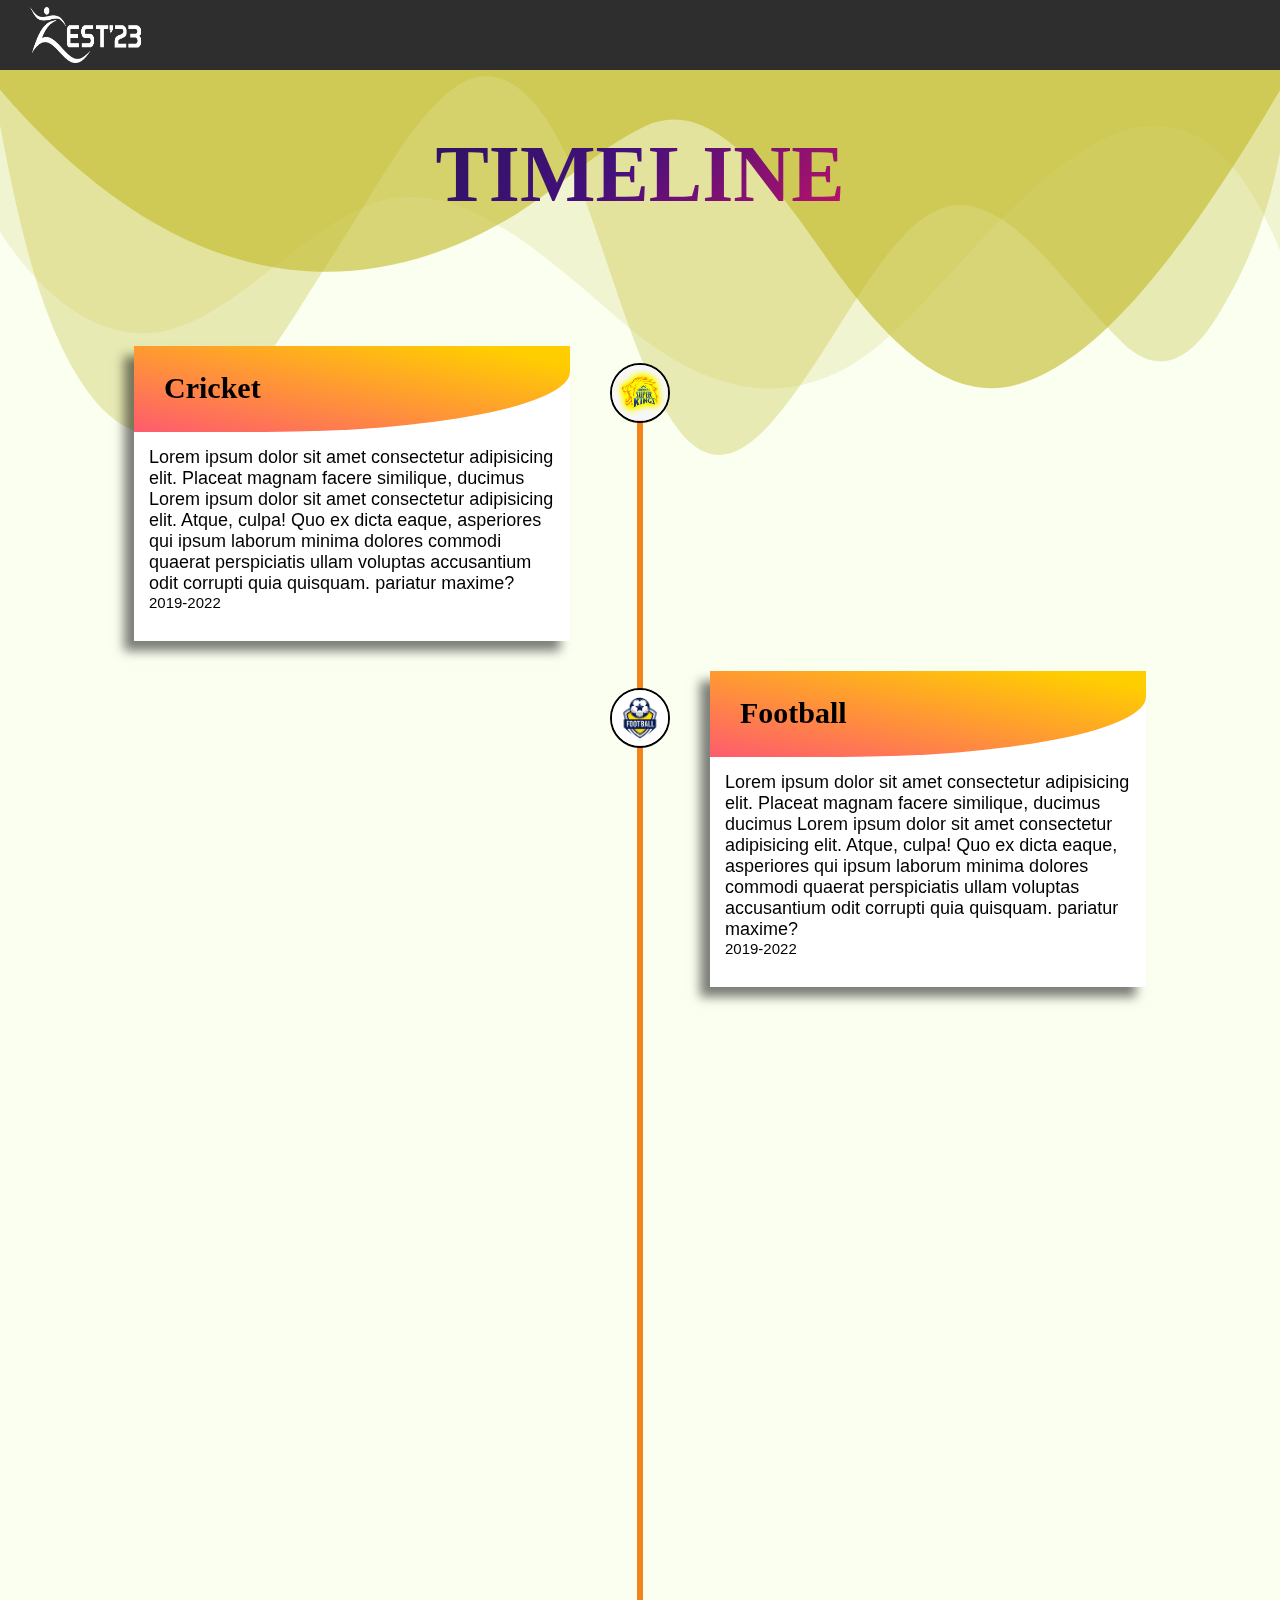
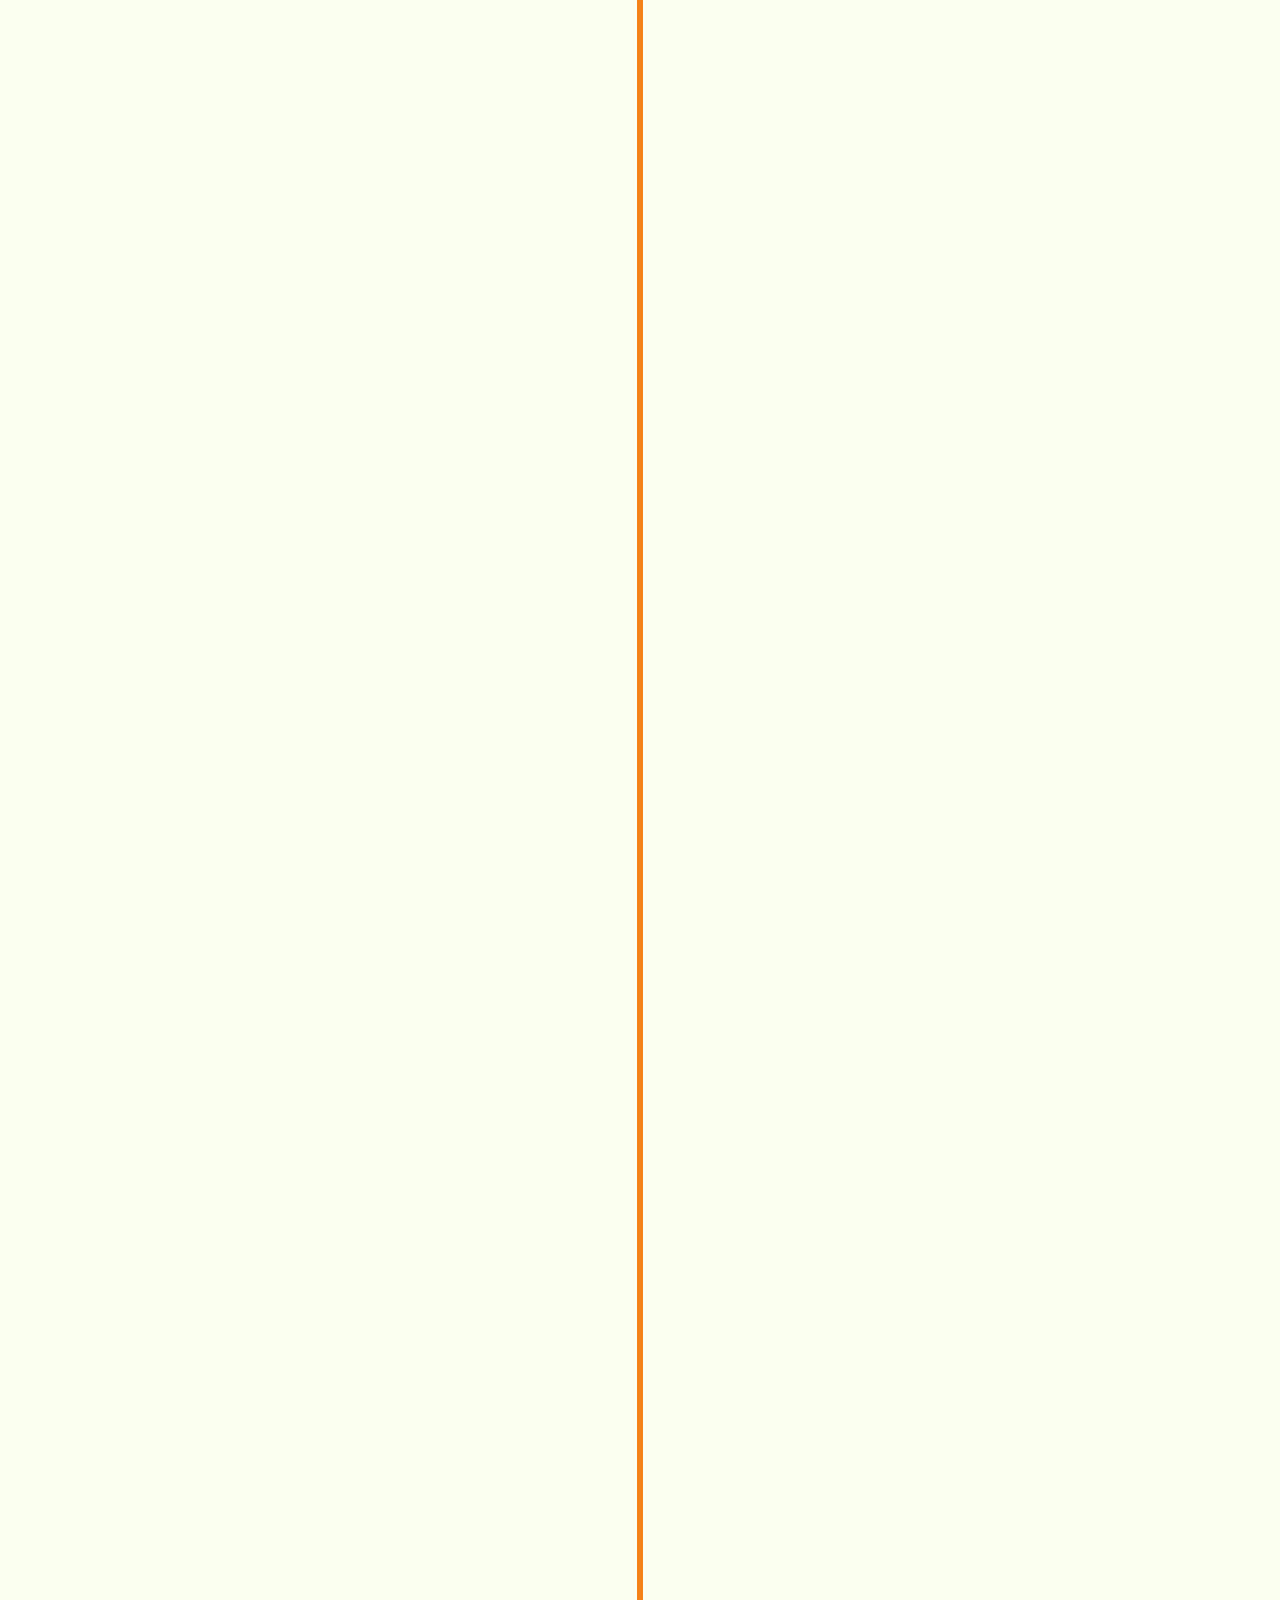
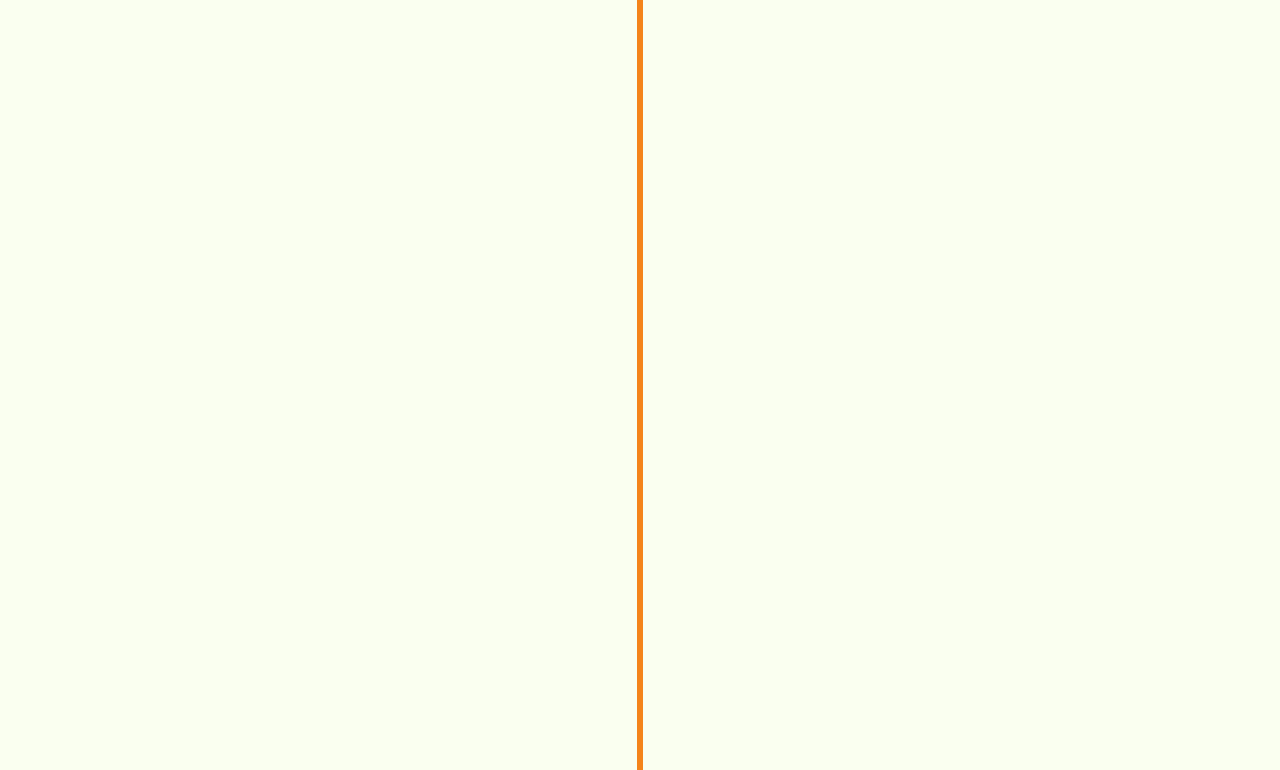
<file: index.html>
<!DOCTYPE html>
<html lang="en">

<head>
    <meta charset="UTF-8">
    <meta http-equiv="X-UA-Compatible" content="IE=edge">
    <meta name="viewport" content="width=device-width, initial-scale=1.0">
    <title>Simple Timline</title>
    <link rel="stylesheet" href="style.css">
    <link rel="stylesheet" href="https://unpkg.com/aos@next/dist/aos.css" />
</head>

<body>
    <nav>
        <img class="Zlogo" src="img/zest-white.png" alt="">
        <!-- <img class="zmash" src="img/zmash_2.png" alt=""> -->
    </nav>

    <div class="bgShape custom-shape-divider-top-1670151922">
        <svg data-name="Layer 1" xmlns="http://www.w3.org/2000/svg" viewBox="0 0 1200 120" preserveAspectRatio="none">
            <path
                d="M0,0V46.29c47.79,22.2,103.59,32.17,158,28,70.36-5.37,136.33-33.31,206.8-37.5C438.64,32.43,512.34,53.67,583,72.05c69.27,18,138.3,24.88,209.4,13.08,36.15-6,69.85-17.84,104.45-29.34C989.49,25,1113-14.29,1200,52.47V0Z"
                opacity=".25" class="shape-fill"></path>
            <path
                d="M0,0V15.81C13,36.92,27.64,56.86,47.69,72.05,99.41,111.27,165,111,224.58,91.58c31.15-10.15,60.09-26.07,89.67-39.8,40.92-19,84.73-46,130.83-49.67,36.26-2.85,70.9,9.42,98.6,31.56,31.77,25.39,62.32,62,103.63,73,40.44,10.79,81.35-6.69,119.13-24.28s75.16-39,116.92-43.05c59.73-5.85,113.28,22.88,168.9,38.84,30.2,8.66,59,6.17,87.09-7.5,22.43-10.89,48-26.93,60.65-49.24V0Z"
                opacity=".5" class="shape-fill"></path>
            <path
                d="M0,0V5.63C149.93,59,314.09,71.32,475.83,42.57c43-7.64,84.23-20.12,127.61-26.46,59-8.63,112.48,12.24,165.56,35.4C827.93,77.22,886,95.24,951.2,90c86.53-7,172.46-45.71,248.8-84.81V0Z"
                class="shape-fill"></path>
        </svg>
    </div>
    <main>
        <div class="timeline">
            <header>
                <div class="box1">
                    <!-- <h1 class="Main_title">
                        Timeline of Zest'23
                    </h1> -->
                    <h1 class="animate-charcter Main_title"> TIMELINE</h1>
                </div>
            </header>
            <div class="container left-container" data-aos="flip-left" data-aos-duration="4000">

                <img class="sport_logo" src="img/Cricket_logo.jpg" data-aos="fadeLeft" alt="">
                <div class="wrap">
                    <div class="text-box wrap2">
                        <div class="card_header">
                            <h2 class="game">Cricket </h2>

                        </div>
                        <div class="card_body">
                            <p>Lorem ipsum dolor sit amet consectetur adipisicing elit. Placeat magnam facere similique,
                                ducimus Lorem ipsum dolor sit amet consectetur adipisicing elit. Atque, culpa! Quo ex
                                dicta
                                eaque, asperiores qui ipsum laborum minima dolores commodi quaerat perspiciatis ullam
                                voluptas accusantium odit corrupti quia quisquam.
                                pariatur maxime?</p>
                            <small>2019-2022</small>
                        </div>
                        <span class="left-container-arrow"></span>
                    </div>
                </div>
            </div>

            <div class="container right-container" data-aos="flip-right" data-aos-duration="4000">

                <img class="sport_logo" src="img/Football_logo.jpg" data-aos="fadeLeft" alt="">
                <div class="wrap">
                    <div class="text-box wrap2">
                        <div class="card_header">
                            <h2 class="game">Football </h2>
                        </div>
                        <div class="card_body">
                            <p>Lorem ipsum dolor sit amet consectetur adipisicing elit. Placeat magnam facere similique,
                                ducimus ducimus Lorem ipsum dolor sit amet consectetur adipisicing elit. Atque, culpa!
                                Quo
                                ex dicta eaque, asperiores qui ipsum laborum minima dolores commodi quaerat perspiciatis
                                ullam voluptas accusantium odit corrupti quia quisquam.
                                pariatur maxime?</p>
                            <small>2019-2022</small>
                        </div>
                        <span class="right-container-arrow"></span>
                    </div>
                </div>
            </div>

            <div class="container left-container" data-aos="flip-left" data-aos-duration="4000">

                <img class="sport_logo" src="img/Kabaddi_logo.jpg" data-aos="fadeLeft" alt="">
                <div class="wrap">
                    <div class="text-box wrap2">
                        <div class="card_header">
                            <h2 class="game">Kabaddi </h2>
                        </div>
                        <div class="card_body">
                            <p>Lorem ipsum dolor sit amet consectetur adipisicing elit. Placeat magnam facere similique,
                                ducimus ducimus Lorem ipsum dolor sit amet consectetur adipisicing elit. Atque, culpa!
                                Quo
                                ex dicta eaque, asperiores qui ipsum laborum minima dolores commodi quaerat perspiciatis
                                ullam voluptas accusantium odit corrupti quia quisquam.
                                pariatur maxime?</p>
                            <small>2019-2022</small>
                        </div>
                        <span class="left-container-arrow"></span>
                    </div>
                </div>
            </div>

            <div class="container right-container" data-aos="flip-right" data-aos-duration="4000">

                <img class="sport_logo" src="img/Batminton_logo.jpg" data-aos="fade-right" alt="">
                <div class="wrap">
                    <div class="text-box wrap2">
                        <div class="card_header">
                            <h2 class="game">Batminton </h2>
                        </div>
                        <div class="card_body">
                            <p>Lorem ipsum dolor sit amet consectetur adipisicing elit. Placeat magnam facere similique,
                                ducimus Lorem ipsum dolor sit amet consectetur adipisicing elit. Repudiandae laborum
                                quibusdam
                                ratione ex temporibus tempore odit facilis, culpa, delectus ipsum nostrum repellat
                                pariatur?
                                Exercitationem
                                fugiat, beatae reiciendis repudiandae vero quos.
                                pariatur maxime?</p>
                            <small>2019-2022</small>
                        </div>
                        <span class="right-container-arrow"></span>
                    </div>
                </div>
            </div>

            <div class="container left-container" data-aos="flip-left" data-aos-duration="4000">
                <img class="sport_logo" src="img/Kho-kho logo.jpg" alt="">
                <div class="wrap">
                    <div class="text-box wrap2">
                        <div class="card_header">
                            <h2 class="game">Kho-Kho</h2>
                        </div>
                        <div class="card_body">
                            <p>Lorem ipsum dolor sit amet consectetur adipisicing elit. Placeat magnam facere similique,
                                ducimus
                                ducimus Lorem ipsum dolor sit amet consectetur adipisicing elit. Atque, culpa! Quo ex
                                dicta
                                eaque, asperiores qui ipsum laborum minima dolores commodi quaerat perspiciatis ullam
                                voluptas accusantium odit corrupti quia quisquam.
                                pariatur maxime?</p>
                            <small>2019-2022</small>
                        </div>
                        <span class="left-container-arrow"></span>
                    </div>
                </div>
            </div>

            <div class="container right-container" data-aos="flip-left" data-aos-duration="4000">
                <img class="sport_logo" src="img/Running logo.jpg" alt="">
                <div class="wrap">
                    <div class="text-box wrap2">
                        <div class="card_header">
                            <h2>Running</h2>
                        </div>
                        <div class="card_body">
                            <p>Lorem ipsum dolor sit amet consectetur adipisicing elit. Placeat magnam facere similique,
                                ducimus
                                ducimus Lorem ipsum dolor sit amet consectetur adipisicing elit. Atque, culpa! Quo ex
                                dicta
                                eaque, asperiores qui ipsum laborum minima dolores commodi quaerat perspiciatis ullam
                                voluptas accusantium odit corrupti quia quisquam.
                                pariatur maxime?</p>
                            <small>2019-2022</small>
                        </div>
                        <span class="right-container-arrow"></span>
                    </div>
                </div>
            </div>

            <div class="container left-container" data-aos="flip-left" data-aos-duration="4000">
                <img class="sport_logo" src="img/Kho-kho logo.jpg" alt="">
                <div class="wrap">
                    <div class="text-box wrap2">
                        <div class="card_header">
                            <h2 class="game">Kho-Kho</h2>
                        </div>
                        <div class="card_body">
                            <p>Lorem ipsum dolor sit amet consectetur adipisicing elit. Placeat magnam facere similique,
                                ducimus
                                ducimus Lorem ipsum dolor sit amet consectetur adipisicing elit. Atque, culpa! Quo ex
                                dicta
                                eaque, asperiores qui ipsum laborum minima dolores commodi quaerat perspiciatis ullam
                                voluptas accusantium odit corrupti quia quisquam.
                                pariatur maxime?</p>
                            <small>2019-2022</small>
                        </div>
                        <span class="left-container-arrow"></span>
                    </div>
                </div>
            </div>

            <div class="container right-container" data-aos="flip-left" data-aos-duration="4000">
                <img class="sport_logo" src="img/Running logo.jpg" alt="">
                <div class="wrap">
                    <div class="text-box wrap2">
                        <div class="card_header">
                            <h2>Running</h2>
                        </div>
                        <div class="card_body">
                            <p>Lorem ipsum dolor sit amet consectetur adipisicing elit. Placeat magnam facere similique,
                                ducimus
                                ducimus Lorem ipsum dolor sit amet consectetur adipisicing elit. Atque, culpa! Quo ex
                                dicta
                                eaque, asperiores qui ipsum laborum minima dolores commodi quaerat perspiciatis ullam
                                voluptas accusantium odit corrupti quia quisquam.
                                pariatur maxime?</p>
                            <small>2019-2022</small>
                        </div>
                        <span class="right-container-arrow"></span>
                    </div>
                </div>
            </div>

            <div class="container left-container" data-aos="flip-left" data-aos-duration="4000">
                <img class="sport_logo" src="img/Kho-kho logo.jpg" alt="">
                <div class="wrap">
                    <div class="text-box wrap2">
                        <div class="card_header">
                            <h2 class="game">Kho-Kho</h2>
                        </div>
                        <div class="card_body">
                            <p>Lorem ipsum dolor sit amet consectetur adipisicing elit. Placeat magnam facere similique,
                                ducimus
                                ducimus Lorem ipsum dolor sit amet consectetur adipisicing elit. Atque, culpa! Quo ex
                                dicta
                                eaque, asperiores qui ipsum laborum minima dolores commodi quaerat perspiciatis ullam
                                voluptas accusantium odit corrupti quia quisquam.
                                pariatur maxime?</p>
                            <small>2019-2022</small>
                        </div>
                        <span class="left-container-arrow"></span>
                    </div>
                </div>
            </div>

            <div class="container right-container" data-aos="flip-left" data-aos-duration="4000">
                <img class="sport_logo" src="img/Running logo.jpg" alt="">
                <div class="wrap">
                    <div class="text-box wrap2">
                        <div class="card_header">
                            <h2>Running</h2>
                        </div>
                        <div class="card_body">
                            <p>Lorem ipsum dolor sit amet consectetur adipisicing elit. Placeat magnam facere similique,
                                ducimus
                                ducimus Lorem ipsum dolor sit amet consectetur adipisicing elit. Atque, culpa! Quo ex
                                dicta
                                eaque, asperiores qui ipsum laborum minima dolores commodi quaerat perspiciatis ullam
                                voluptas accusantium odit corrupti quia quisquam.
                                pariatur maxime?</p>
                            <small>2019-2022</small>
                        </div>
                        <span class="right-container-arrow"></span>
                    </div>
                </div>
            </div>

        </div>
    </main>
</body>
<script src="https://unpkg.com/aos@next/dist/aos.js"></script>
<script>
    AOS.init();
</script>

</html>
</file>
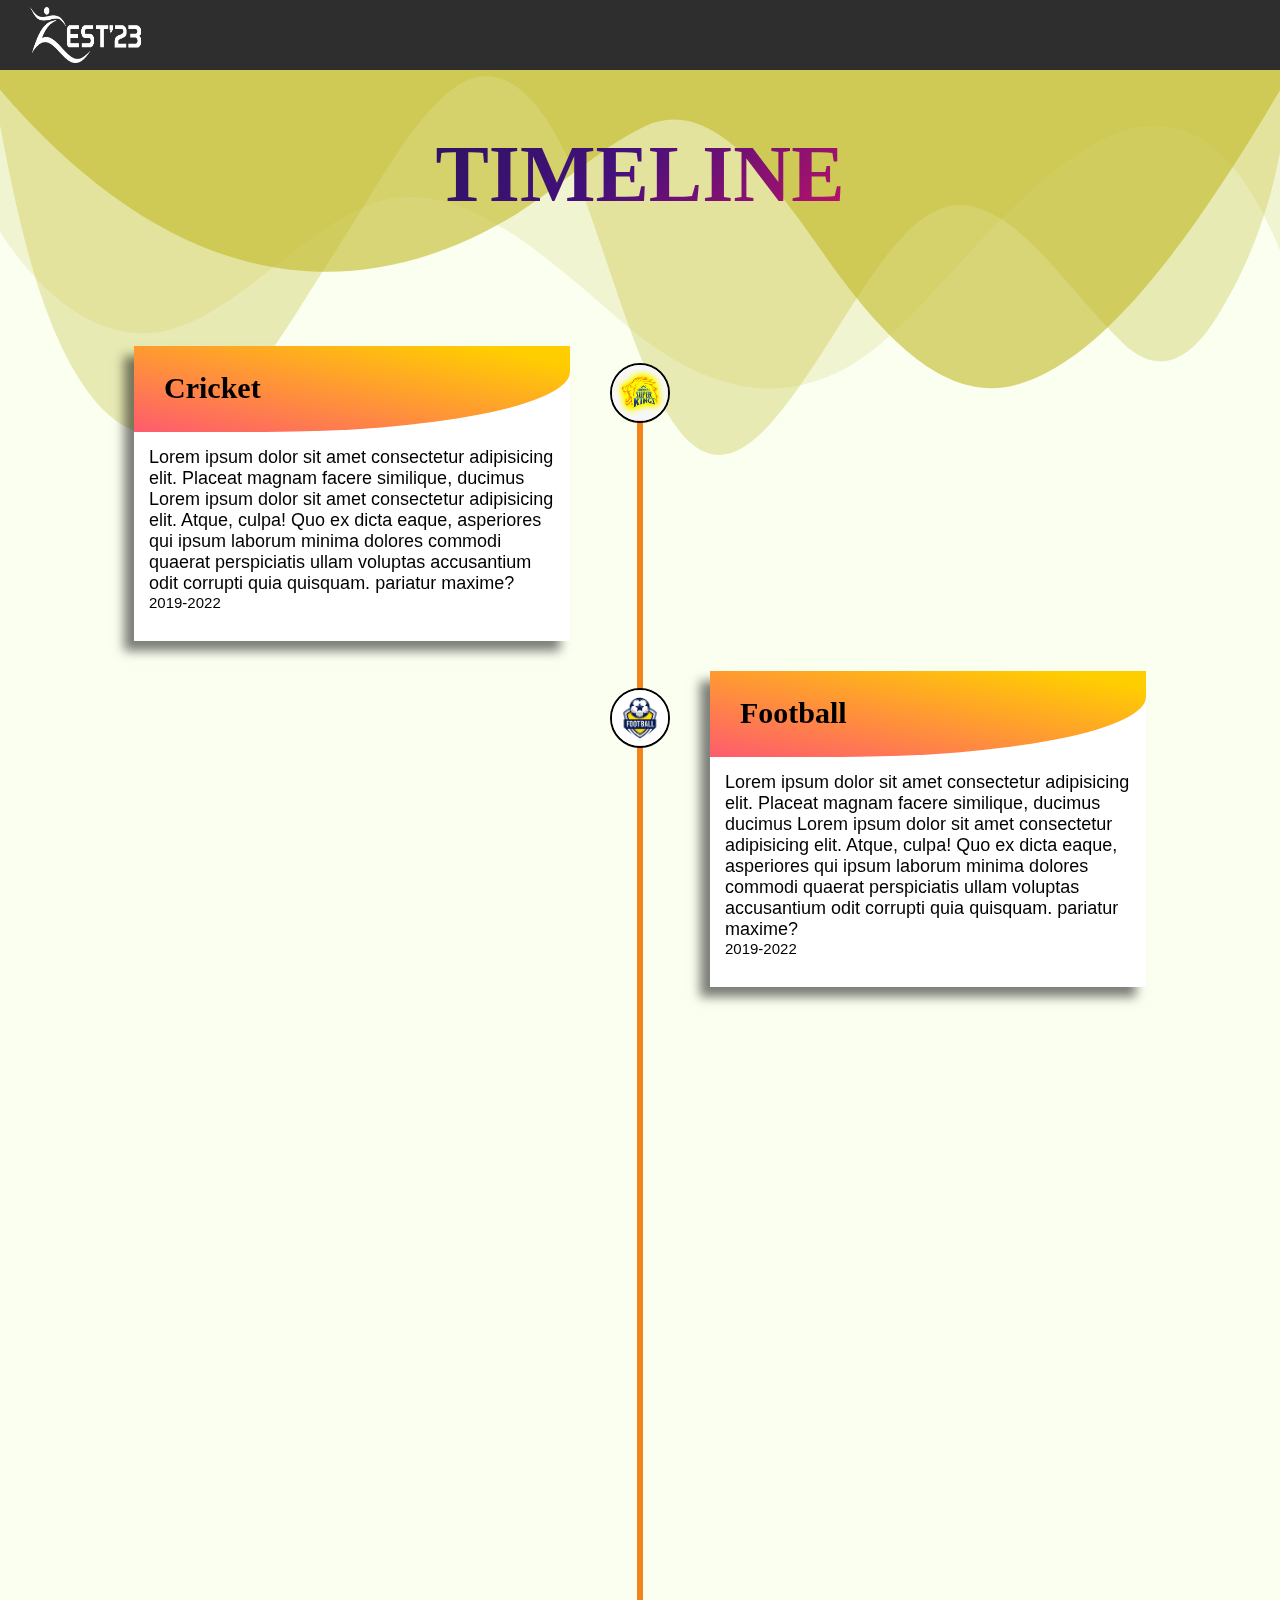
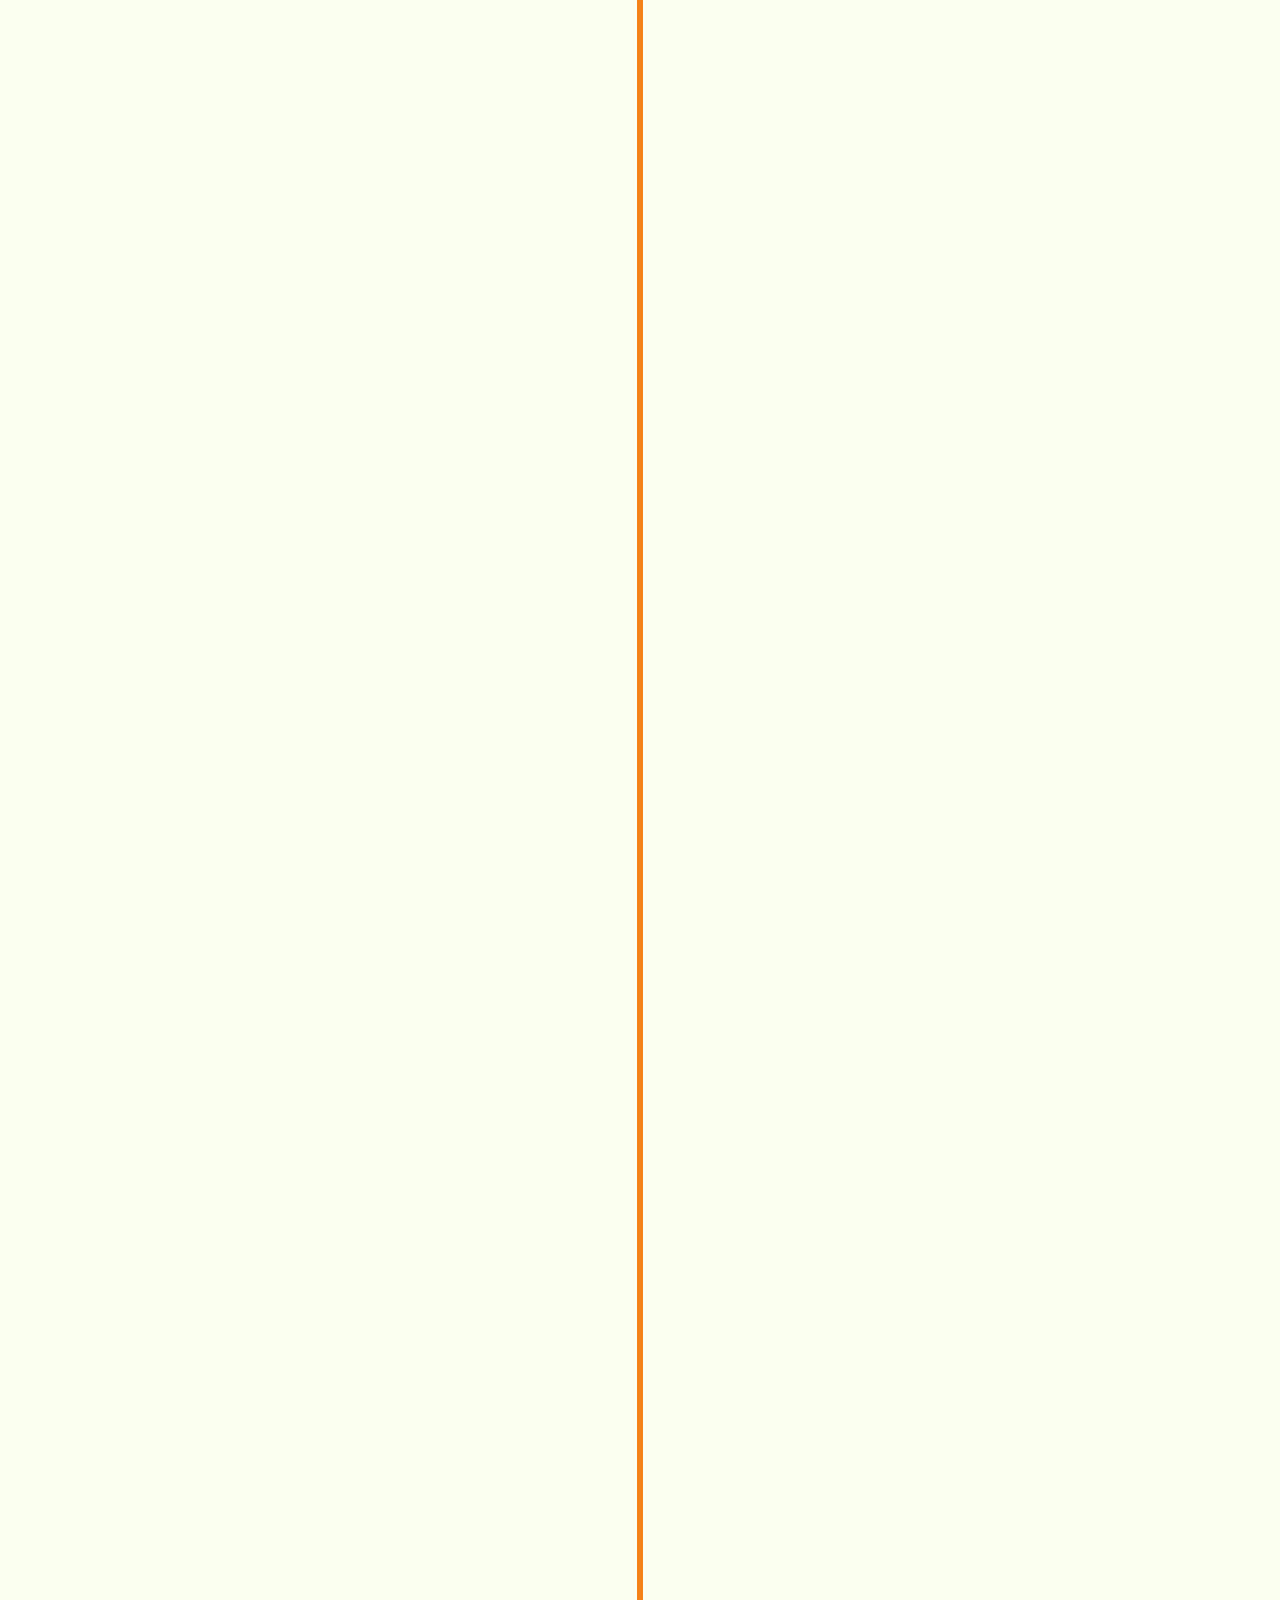
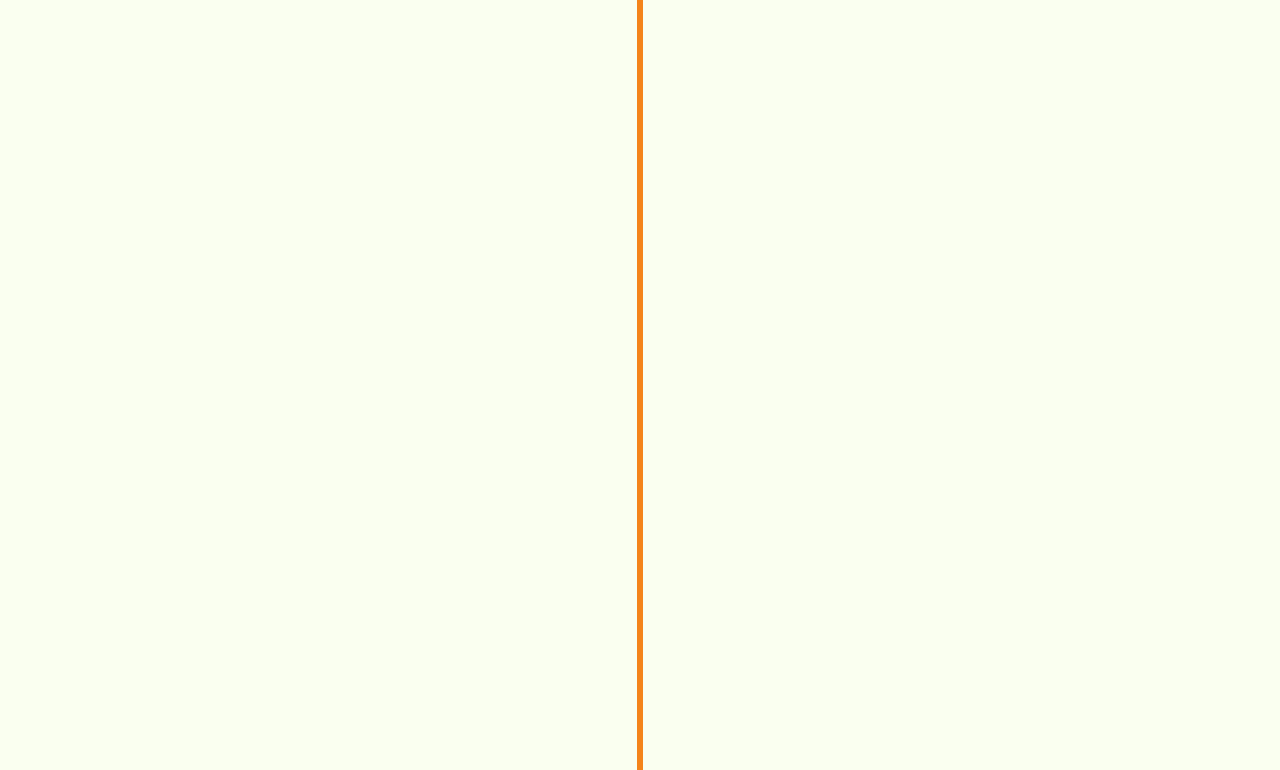
<file: index3.html>
<!DOCTYPE html>
<html lang="en">

<head>
    <meta charset="UTF-8">
    <meta http-equiv="X-UA-Compatible" content="IE=edge">
    <meta name="viewport" content="width=device-width, initial-scale=1.0">
    <title>Simple Timline</title>
    <link rel="stylesheet" href="style3.css">
    <link rel="stylesheet" href="https://unpkg.com/aos@next/dist/aos.css" />
</head>

<body>
    <nav>
        <img class="Zlogo" src="img/zest-white.png" alt="">
        <!-- <img class="zmash" src="img/zmash_2.png" alt=""> -->
    </nav>

    <div class="bgShape custom-shape-divider-top-1670151922">
        <svg data-name="Layer 1" xmlns="http://www.w3.org/2000/svg" viewBox="0 0 1200 120" preserveAspectRatio="none">
            <path
                d="M0,0V46.29c47.79,22.2,103.59,32.17,158,28,70.36-5.37,136.33-33.31,206.8-37.5C438.64,32.43,512.34,53.67,583,72.05c69.27,18,138.3,24.88,209.4,13.08,36.15-6,69.85-17.84,104.45-29.34C989.49,25,1113-14.29,1200,52.47V0Z"
                opacity=".25" class="shape-fill"></path>
            <path
                d="M0,0V15.81C13,36.92,27.64,56.86,47.69,72.05,99.41,111.27,165,111,224.58,91.58c31.15-10.15,60.09-26.07,89.67-39.8,40.92-19,84.73-46,130.83-49.67,36.26-2.85,70.9,9.42,98.6,31.56,31.77,25.39,62.32,62,103.63,73,40.44,10.79,81.35-6.69,119.13-24.28s75.16-39,116.92-43.05c59.73-5.85,113.28,22.88,168.9,38.84,30.2,8.66,59,6.17,87.09-7.5,22.43-10.89,48-26.93,60.65-49.24V0Z"
                opacity=".5" class="shape-fill"></path>
            <path
                d="M0,0V5.63C149.93,59,314.09,71.32,475.83,42.57c43-7.64,84.23-20.12,127.61-26.46,59-8.63,112.48,12.24,165.56,35.4C827.93,77.22,886,95.24,951.2,90c86.53-7,172.46-45.71,248.8-84.81V0Z"
                class="shape-fill"></path>
        </svg>
    </div>
    <main>
        <div class="timeline">
            <header>
                <div class="box1">
                    <!-- <h1 class="Main_title">
                        Timeline of Zest'23
                    </h1> -->
                    <h1 class="animate-charcter Main_title"> TIMELINE</h1>
                </div>
            </header>
            <div class="container left-container" data-aos="flip-left" data-aos-duration="4000">

                <img class="sport_logo" src="img/Cricket_logo.jpg" data-aos="fadeLeft" alt="">
                <div class="wrap">
                    <div class="text-box wrap2">
                        <div class="card_header">
                            <h2 class="game">Cricket </h2>

                        </div>
                        <div class="card_body">
                            <p>Lorem ipsum dolor sit amet consectetur adipisicing elit. Placeat magnam facere similique,
                                ducimus Lorem ipsum dolor sit amet consectetur adipisicing elit. Atque, culpa! Quo ex
                                dicta
                                eaque, asperiores qui ipsum laborum minima dolores commodi quaerat perspiciatis ullam
                                voluptas accusantium odit corrupti quia quisquam.
                                pariatur maxime?</p>
                            <small>2019-2022</small>
                        </div>
                        <span class="left-container-arrow"></span>
                    </div>
                </div>
            </div>

            <div class="container right-container" data-aos="flip-right" data-aos-duration="4000">

                <img class="sport_logo" src="img/Football_logo.jpg" data-aos="fadeLeft" alt="">
                <div class="wrap">
                    <div class="text-box wrap2">
                        <div class="card_header">
                            <h2 class="game">Football </h2>
                        </div>
                        <div class="card_body">
                            <p>Lorem ipsum dolor sit amet consectetur adipisicing elit. Placeat magnam facere similique,
                                ducimus ducimus Lorem ipsum dolor sit amet consectetur adipisicing elit. Atque, culpa!
                                Quo
                                ex dicta eaque, asperiores qui ipsum laborum minima dolores commodi quaerat perspiciatis
                                ullam voluptas accusantium odit corrupti quia quisquam.
                                pariatur maxime?</p>
                            <small>2019-2022</small>
                        </div>
                        <span class="right-container-arrow"></span>
                    </div>
                </div>
            </div>

            <div class="container left-container" data-aos="flip-left" data-aos-duration="4000">

                <img class="sport_logo" src="img/Kabaddi_logo.jpg" data-aos="fadeLeft" alt="">
                <div class="wrap">
                    <div class="text-box wrap2">
                        <div class="card_header">
                            <h2 class="game">Kabaddi </h2>
                        </div>
                        <div class="card_body">
                            <p>Lorem ipsum dolor sit amet consectetur adipisicing elit. Placeat magnam facere similique,
                                ducimus ducimus Lorem ipsum dolor sit amet consectetur adipisicing elit. Atque, culpa!
                                Quo
                                ex dicta eaque, asperiores qui ipsum laborum minima dolores commodi quaerat perspiciatis
                                ullam voluptas accusantium odit corrupti quia quisquam.
                                pariatur maxime?</p>
                            <small>2019-2022</small>
                        </div>
                        <span class="left-container-arrow"></span>
                    </div>
                </div>
            </div>

            <div class="container right-container" data-aos="flip-right" data-aos-duration="4000">

                <img class="sport_logo" src="img/Batminton_logo.jpg" data-aos="fade-right" alt="">
                <div class="wrap">
                    <div class="text-box wrap2">
                        <div class="card_header">
                            <h2 class="game">Batminton </h2>
                        </div>
                        <div class="card_body">
                            <p>Lorem ipsum dolor sit amet consectetur adipisicing elit. Placeat magnam facere similique,
                                ducimus Lorem ipsum dolor sit amet consectetur adipisicing elit. Repudiandae laborum
                                quibusdam
                                ratione ex temporibus tempore odit facilis, culpa, delectus ipsum nostrum repellat
                                pariatur?
                                Exercitationem
                                fugiat, beatae reiciendis repudiandae vero quos.
                                pariatur maxime?</p>
                            <small>2019-2022</small>
                        </div>
                        <span class="right-container-arrow"></span>
                    </div>
                </div>
            </div>

            <div class="container left-container" data-aos="flip-left" data-aos-duration="4000">
                <img class="sport_logo" src="img/Kho-kho logo.jpg" alt="">
                <div class="wrap">
                    <div class="text-box wrap2">
                        <div class="card_header">
                            <h2 class="game">Kho-Kho</h2>
                        </div>
                        <div class="card_body">
                            <p>Lorem ipsum dolor sit amet consectetur adipisicing elit. Placeat magnam facere similique,
                                ducimus
                                ducimus Lorem ipsum dolor sit amet consectetur adipisicing elit. Atque, culpa! Quo ex
                                dicta
                                eaque, asperiores qui ipsum laborum minima dolores commodi quaerat perspiciatis ullam
                                voluptas accusantium odit corrupti quia quisquam.
                                pariatur maxime?</p>
                            <small>2019-2022</small>
                        </div>
                        <span class="left-container-arrow"></span>
                    </div>
                </div>
            </div>

            <div class="container right-container" data-aos="flip-left" data-aos-duration="4000">
                <img class="sport_logo" src="img/Running logo.jpg" alt="">
                <div class="wrap">
                    <div class="text-box wrap2">
                        <div class="card_header">
                            <h2>Running</h2>
                        </div>
                        <div class="card_body">
                            <p>Lorem ipsum dolor sit amet consectetur adipisicing elit. Placeat magnam facere similique,
                                ducimus
                                ducimus Lorem ipsum dolor sit amet consectetur adipisicing elit. Atque, culpa! Quo ex
                                dicta
                                eaque, asperiores qui ipsum laborum minima dolores commodi quaerat perspiciatis ullam
                                voluptas accusantium odit corrupti quia quisquam.
                                pariatur maxime?</p>
                            <small>2019-2022</small>
                        </div>
                        <span class="right-container-arrow"></span>
                    </div>
                </div>
            </div>

            <div class="container left-container" data-aos="flip-left" data-aos-duration="4000">
                <img class="sport_logo" src="img/Kho-kho logo.jpg" alt="">
                <div class="wrap">
                    <div class="text-box wrap2">
                        <div class="card_header">
                            <h2 class="game">Kho-Kho</h2>
                        </div>
                        <div class="card_body">
                            <p>Lorem ipsum dolor sit amet consectetur adipisicing elit. Placeat magnam facere similique,
                                ducimus
                                ducimus Lorem ipsum dolor sit amet consectetur adipisicing elit. Atque, culpa! Quo ex
                                dicta
                                eaque, asperiores qui ipsum laborum minima dolores commodi quaerat perspiciatis ullam
                                voluptas accusantium odit corrupti quia quisquam.
                                pariatur maxime?</p>
                            <small>2019-2022</small>
                        </div>
                        <span class="left-container-arrow"></span>
                    </div>
                </div>
            </div>

            <div class="container right-container" data-aos="flip-left" data-aos-duration="4000">
                <img class="sport_logo" src="img/Running logo.jpg" alt="">
                <div class="wrap">
                    <div class="text-box wrap2">
                        <div class="card_header">
                            <h2>Running</h2>
                        </div>
                        <div class="card_body">
                            <p>Lorem ipsum dolor sit amet consectetur adipisicing elit. Placeat magnam facere similique,
                                ducimus
                                ducimus Lorem ipsum dolor sit amet consectetur adipisicing elit. Atque, culpa! Quo ex
                                dicta
                                eaque, asperiores qui ipsum laborum minima dolores commodi quaerat perspiciatis ullam
                                voluptas accusantium odit corrupti quia quisquam.
                                pariatur maxime?</p>
                            <small>2019-2022</small>
                        </div>
                        <span class="right-container-arrow"></span>
                    </div>
                </div>
            </div>

            <div class="container left-container" data-aos="flip-left" data-aos-duration="4000">
                <img class="sport_logo" src="img/Kho-kho logo.jpg" alt="">
                <div class="wrap">
                    <div class="text-box wrap2">
                        <div class="card_header">
                            <h2 class="game">Kho-Kho</h2>
                        </div>
                        <div class="card_body">
                            <p>Lorem ipsum dolor sit amet consectetur adipisicing elit. Placeat magnam facere similique,
                                ducimus
                                ducimus Lorem ipsum dolor sit amet consectetur adipisicing elit. Atque, culpa! Quo ex
                                dicta
                                eaque, asperiores qui ipsum laborum minima dolores commodi quaerat perspiciatis ullam
                                voluptas accusantium odit corrupti quia quisquam.
                                pariatur maxime?</p>
                            <small>2019-2022</small>
                        </div>
                        <span class="left-container-arrow"></span>
                    </div>
                </div>
            </div>

            <div class="container right-container" data-aos="flip-left" data-aos-duration="4000">
                <img class="sport_logo" src="img/Running logo.jpg" alt="">
                <div class="wrap">
                    <div class="text-box wrap2">
                        <div class="card_header">
                            <h2>Running</h2>
                        </div>
                        <div class="card_body">
                            <p>Lorem ipsum dolor sit amet consectetur adipisicing elit. Placeat magnam facere similique,
                                ducimus
                                ducimus Lorem ipsum dolor sit amet consectetur adipisicing elit. Atque, culpa! Quo ex
                                dicta
                                eaque, asperiores qui ipsum laborum minima dolores commodi quaerat perspiciatis ullam
                                voluptas accusantium odit corrupti quia quisquam.
                                pariatur maxime?</p>
                            <small>2019-2022</small>
                        </div>
                        <span class="right-container-arrow"></span>
                    </div>
                </div>
            </div>

        </div>
    </main>
</body>
<script src="https://unpkg.com/aos@next/dist/aos.js"></script>
<script>
    AOS.init();
</script>

</html>
</file>
<file: style.css>
* {
    margin: 0;
    padding: 0;
    box-sizing: border-box;
}

body {
    font-family: Georgia, 'Times New Roman', Times, serif;
    background: rgb(250, 255, 240);
    /* background-color: rgb(66, 234, 184); */
    background-position: center;
    background-size: cover;
    background-attachment: fixed;
}

main {
    width: 100%;
    padding-top: 70px;
}

h1 {
    font-family: 'Bitter', serif;
    font-family: 'Courgette', cursive;
    font-family: 'Lobster', cursive;
}

h1 {
    justify-content: center;
    position: relative;
    bottom: 91px;
    text-align: center;
    padding-bottom: 20px;
    /* border: 3px solid black; */
    /* display: inline; */
    align-items: center;
    /* border: 3px solid red; */
    padding: 20px;
    width: 35rem;
    margin: auto;
    font-family: 'Bitter', serif;
    font-family: 'Courgette', cursive;
    font-family: 'Lobster', cursive;

}

.Main_title h1 {
    font-family: 'Bitter', serif;
    font-family: 'Courgette', cursive;
    font-family: 'Lobster', cursive;
    color: black;
    letter-spacing: 1.5px;
    font-size: 100px;
    /* text-shadow:
        1px -1px 0 #767676,
        -1px 2px 1px #737272,
        -2px 4px 1px #767474,
        -3px 6px 1px #787777; */

    /* 
    text-shadow: 
    4px 4px 0px #878181, 
    7px 7px 0px rgba(0, 0, 0, 0.2); */
}

@import url('https://fonts.googleapis.com/css2?family=Poppins:wght@300;800;900&display=swap');

* {
    font-family: 'Poppins', sans-serif;
    margin: 0;
    padding: 0;
    box-sizing: border-box;
    justify-content: center;

}



svg text {
    left: 30%;
    font-size: 5vw;
    font-weight: 500;
    stroke-width: 1px;
    fill: transparent;
    stroke: #FFFF00;
    stroke: #000000;
    letter-spacing: 1.5px;
    animation: effect 5s infinite alternate;
}

@keyframes effect {
    0% {
        stroke-dasharray: 0 70%;
    }

    100% {
        stroke-dasharray: 10% 0%;
        stroke-dashoffset: 20%;
        text-shadow: 0px 0px 20px #ff0, 0px 0px 40px #ff0, 0px 0px 60px #ff0, 0px 0px 80px #ff0, 0px 0px 100px #ff0;
        text-shadow: 0px 0px 20px rgb(34, 34, 33), 0px 0px 40px rgb(34, 34, 33), 0px 0px 60px rgb(34, 34, 33), 0px 0px 80px rgb(34, 34, 33), 0px 0px 100px rgb(34, 34, 33);
    }
}


header {

    margin: auto;
}

nav {
    position: fixed;
    top: 0;
    width: 100%;
    display: flex;
    justify-content: flex-start;
    /* text-align: center; */
    align-items: center;
    flex-direction: row;
    padding: 0px 30px;
    background-color: rgb(46, 46, 46);
    font-size: medium;
    font-family: 'Franklin Gothic Medium', 'Arial Narrow', Arial, sans-serif;
    font-weight: 100;
    font-size: 2rem;
    height: 70px;
    z-index: 100;
    user-select: none;
}

nav img.Zlogo {
    height: 3.5rem;
    width: 7rem;
    /* left: 1rem; */
    /* position: relative; */
    /* left: 20rem; */
    z-index: 1;
    /* top: rem; */

}

/* nav img.zlogo{
    width: 1.7rem;
    position: absolute;
    left: 3rem;
    top: 0rem;
    
} */


.timeline {
    max-width: 90vw;
    position: relative;
    margin: 130px auto;
    user-select: none;
}

@keyframes box_siz {
    0% {
        height: 250;
        transition: 1.5s;
    }

}

.container {
    padding: 15px 40px;
    position: relative;
    /* background: rgb(235, 197, 226); */
    width: 50%;
    /* animation: movedown 2s linear forwards; */
    opacity: 1;
}

.left-container .text-box {
    /* box-shadow: -20px 20px 20px rgb(64, 62, 67); */
    box-shadow: -10px 10px 10px rgb(0, 0, 0, 0.5);
}

.right-container .text-box {
    /* box-shadow: -20px 20px 20px rgb(64, 62, 67); */
    box-shadow: -10px 10px 10px rgb(0, 0, 0, 0.5);
}

@keyframes movedown {
    0% {
        opacity: 1;
        transform: translateY(-30px);
    }

    100% {
        opacity: 1;
        transform: translateY(0px);
    }
}

.container:nth-child(1) {
    animation-delay: 0s;

}

.container:nth-child(2) {
    animation-delay: 1s;

}

.container:nth-child(3) {
    animation-delay: 2s;

}

.container:nth-child(4) {
    animation-delay: 3s;

}

.container:nth-child(5) {
    animation-delay: 4s;

}

.container:nth-child(6) {
    animation-delay: 5s;

}

.container:nth-child(7) {
    animation-delay: 6s;

}

.container:nth-child(8) {
    animation-delay: 7s;

}

.left-container {
    left: 0px;
}

.right-container {
    left: 50%;
}

.container image {
    position: absolute;
    width: 20px;
}

.sport_logo {
    position: absolute;
    width: 60px;
    height: 60px;
    border-radius: 50%;
    border: 2px solid black;
    right: -30px;
    z-index: 1;
    top: 32px;
}

.right-container img {
    left: -30px;
}

.timeline::after {
    content: '';
    position: absolute;
    width: 6px;
    height: 100%;
    left: 50%;
    top: 200px;
    margin-left: -3px;
    background: #f4841a;
    z-index: -1;
    /* animation: moveline 8s linear forwards;  */
}

/* @keyframes moveline {
    0% {
        height: 0;
    }

    100% {
        height: 100%;
    }
} */

.text-box {
    font-weight: 600px;
}

.text-box small {
    display: inline-block;
    margin-bottom: 15px;
}

/* .left-container-arrow {
    height: 0;
    width: 0;
    position: absolute;
    top: 30px;
    z-index: 1;
    border-top: 15px solid transparent;
    border-bottom: 15px solid transparent;
    border-left: 15px solid white;
    right: -14px;
}

.right-container-arrow {
    height: 0;
    width: 0;
    position: absolute;
    top: 30px;
    z-index: 1;
    border-top: 15px solid transparent;
    border-bottom: 15px solid transparent;
    border-right: 15px solid #f4841a;
    left: -14px;
} */

/* .left-container-arrow:hover{
    border-left: 15px solid rgb(137, 129, 129);
} */

.text-box h2 {
    font-size: 30px;
    font-weight: 800;
    font-family: 'Times New Roman', Times, serif;
    margin: 0px 2px 12px 0px;
}

@media (max-width:850px) {
    .right-container .text-box {
        margin-right: 5px;
    }

    .left-container .text-box {
        margin-left: 5px;
    }
}

@media (max-width:660px) {
    .left-container {
        left: 8%;
    }

    .right-container {
        left: 8%;
    }

    .timeline::after {

        left: 8%;
    }

    .container {
        width: 90%;
    }

    .left-container-arrow {
        left: -14px;
        border-right: 15px solid rgb(207, 232, 161);
        border-left: 0px;

    }

    .right-container-arrow {
        right: -14px;
        border-left: 15px solid rgb(207, 232, 161);
        border-right: 0px;

    }

    .left-container img {
        margin: 8px;
        left: -40px;
    }

    .right-container img {
        left: -40px;
    }

    .left-container {
        padding-left: 35px;
        padding-right: 0px;
    }

    .right-container {
        margin: 10px;
        padding-left: 0;
        padding-right: 35px;
    }
}

@media (max-width:400px) {
    .container img {
        width: 36px;
        right: 20px;
    }

    .right-container img {
        left: -18px;
    }

    .left-container img {
        left: -18px;
    }

    .left-container-arrow {
        top: 23px;
        border-top: 12px solid transparent;
        border-bottom: 12px solid transparent;
        border-right: 12px solid rgb(207, 232, 161);
        left: -12px;
        border: 1.5px solid black;

    }

    .right-container-arrow {
        top: 23px !important;
        border-top: 12px solid transparent;
        border-bottom: 12px solid transparent;
        border-right: 12px solid rgb(207, 232, 161);
        left: -12px;
        border: 1.5px solid black;

    }

    .text-box h2 {
        font-size: 25px;
    }


}

/* card design */
.text-box {
    height: fit-content;
    position: relative;
    /* border-radius: 20px; */
    background-color: rgb(255, 255, 255);
    font-size: 15px;
    margin: 0 30px;
    /* border: 1.5px solid black; */
    transition: all 0.3s ease-in-out;
}

.container .text-box:hover {
    cursor: pointer;
    /* transition: 0.2s; */
    /* animation: box_siz 0.4s  linear; */
    transform: scale(1.08);
}

.card_header {
    z-index: 1;
    position: relative;
    padding: 25px 30px 15px;
}

.card_body {
    font-size: 18px;
    color: black;
    padding: 15px;
    text-align: left;
    display: flex;
    flex-direction: column;
    justify-content: center;
    /* user-select: text; */
}

.card_header::after {
    z-index: -1;
    content: "";
    display: block;
    position: absolute;
    top: 0;
    bottom: 0;
    left: 0px;
    right: 0;
    border-radius: 0px 0px 70% 0;
    background-image: linear-gradient(to bottom left, #ffce00 10%, #fe4880 115%);
}

.custom-shape-divider-top-1670151922 {
    position: absolute;
    top: 0;
    left: 0;
    width: 100%;
    overflow: hidden;
    line-height: 0;
}

.custom-shape-divider-top-1670151922 svg {
    position: relative;
    display: block;
    width: calc(100% + 1.3px);
    height: 420px;
}

.custom-shape-divider-top-1670151922 .shape-fill {
    fill: #c0b82296;
}


.bgShape {
    position: fixed;
    width: 100%;
    height: 100vh;
    padding-top: 70px;
}

/* heading css */
.Main_title p {
    text-transform: uppercase;
    letter-spacing: 0.5em;
    position: absolute;
}

.Main_title p span {
    font: "Oswald", sans-serif;
    letter-spacing: 0;
    padding: 0.25em 0 0.325em;
    display: block;
    margin: 0 auto;
    text-shadow: 0 0 80px rgba(255, 255, 255, .5);
    /* Clip Background Image */
    background-image: url(animated-text-fill.png) repeat-y;
    -webkit-background-clip: text;
    background-clip: text;
    /* Animate Background Image */
    -webkit-text-fill-color: transparent;
    -webkit-animation: aitf 80s linear infinite;
    /* Activate hardware acceleration for smoother animations */
    -webkit-transform: translate3d(0, 0, 0);
    -webkit-backface-visibility: hidden;
}

/* Animate Background Image */
@-webkit-keyframes aitf {
    0% {
        background-position: 0% 50%;
    }

    100% {
        background-position: 100% 50%;
    }
}

.wrap .wrap2:before {
    content: '';
    position: absolute;
    width: calc(100% + 4px);
    height: calc(100% + 4px);
    top: calc(2px/-1);
    left: calc(2px/-1);
    background: linear-gradient(to right, #f4841a 0%, #f4841a 100%), linear-gradient(to top, #f4841a 50%, transparent 50%), linear-gradient(to top, #f4841a 50%, transparent 50%), linear-gradient(to right, #f4841a 0%, #f4841a 100%), linear-gradient(to left, #f4841a 0%, #f4841a 100%);
    background-size: 100% 4px, 4px 200%, 4px 200%, 0% 4px, 0% 4px;
    background-position: 50% 100%, 0% 0%, 100% 0%, 100% 0%, 0% 0%;
    background-repeat: no-repeat, no-repeat;
    transition: transform 0.2s ease-in-out, background-position 0.2s ease-in-out, background-size 0.2s ease-in-out;
    transform: scaleX(0) rotate(0deg);
    transition-delay: 0.4s, 0.2s, 0s;
    z-index: 100;
    /* border-radius: 8px; */
}

.wrap .wrap2:hover:before {
    background-size: 200% 4px, 4px 400%, 4px 400%, 55% 4px, 55% 4px;
    background-position: 50% 100%, 0% 100%, 100% 100%, 100% 0%, 0% 0%;
    transform: scaleX(1) rotate(0deg);
    transition-delay: 0s, 0.2s, 0.4s;
    z-index: 100;
    /* border-radius: 8px; */
}

.animate-charcter
{
   text-transform: uppercase;
  background-image: linear-gradient(
    -225deg,
    #231557 0%,
    #44107a 25%,
    #ff1361 60%,
    #037d26 100%
  );
  background-size: auto auto;
  background-clip: border-box;
  background-size: 200% auto;
  color: #fff;
  background-clip: text;
  text-fill-color: transparent;
  -webkit-background-clip: text;
  -webkit-text-fill-color: transparent;
  animation: textclip 2s linear infinite;
  font-size: 80px;
}

@keyframes textclip {
  to {
    background-position: 200% center;
  }
}
</file>
<file: style3.css>
* {
    margin: 0;
    padding: 0;
    box-sizing: border-box;
}

body {
    font-family: Georgia, 'Times New Roman', Times, serif;
    background: rgb(250, 255, 240);
    /* background-color: rgb(66, 234, 184); */
    background-position: center;
    background-size: cover;
    background-attachment: fixed;
}

main {
    width: 100%;
    padding-top: 70px;
}

h1 {
    font-family: 'Bitter', serif;
    font-family: 'Courgette', cursive;
    font-family: 'Lobster', cursive;
}

h1 {
    justify-content: center;
    position: relative;
    bottom: 91px;
    text-align: center;
    padding-bottom: 20px;
    /* border: 3px solid black; */
    /* display: inline; */
    align-items: center;
    /* border: 3px solid red; */
    padding: 20px;
    width: 35rem;
    margin: auto;
    font-family: 'Bitter', serif;
    font-family: 'Courgette', cursive;
    font-family: 'Lobster', cursive;

}

.Main_title h1 {
    font-family: 'Bitter', serif;
    font-family: 'Courgette', cursive;
    font-family: 'Lobster', cursive;
    color: black;
    letter-spacing: 1.5px;
    font-size: 100px;
    /* text-shadow:
        1px -1px 0 #767676,
        -1px 2px 1px #737272,
        -2px 4px 1px #767474,
        -3px 6px 1px #787777; */

    /* 
    text-shadow: 
    4px 4px 0px #878181, 
    7px 7px 0px rgba(0, 0, 0, 0.2); */
}

@import url('https://fonts.googleapis.com/css2?family=Poppins:wght@300;800;900&display=swap');

* {
    font-family: 'Poppins', sans-serif;
    margin: 0;
    padding: 0;
    box-sizing: border-box;
    justify-content: center;

}



svg text {
    left: 30%;
    font-size: 5vw;
    font-weight: 500;
    stroke-width: 1px;
    fill: transparent;
    stroke: #FFFF00;
    stroke: #000000;
    letter-spacing: 1.5px;
    animation: effect 5s infinite alternate;
}

@keyframes effect {
    0% {
        stroke-dasharray: 0 70%;
    }

    100% {
        stroke-dasharray: 10% 0%;
        stroke-dashoffset: 20%;
        text-shadow: 0px 0px 20px #ff0, 0px 0px 40px #ff0, 0px 0px 60px #ff0, 0px 0px 80px #ff0, 0px 0px 100px #ff0;
        text-shadow: 0px 0px 20px rgb(34, 34, 33), 0px 0px 40px rgb(34, 34, 33), 0px 0px 60px rgb(34, 34, 33), 0px 0px 80px rgb(34, 34, 33), 0px 0px 100px rgb(34, 34, 33);
    }
}


header {

    margin: auto;
}

nav {
    position: fixed;
    top: 0;
    width: 100%;
    display: flex;
    justify-content: flex-start;
    /* text-align: center; */
    align-items: center;
    flex-direction: row;
    padding: 0px 30px;
    background-color: rgb(46, 46, 46);
    font-size: medium;
    font-family: 'Franklin Gothic Medium', 'Arial Narrow', Arial, sans-serif;
    font-weight: 100;
    font-size: 2rem;
    height: 70px;
    z-index: 100;
    user-select: none;
}

nav img.Zlogo {
    height: 3.5rem;
    width: 7rem;
    /* left: 1rem; */
    /* position: relative; */
    /* left: 20rem; */
    z-index: 1;
    /* top: rem; */

}

/* nav img.zlogo{
    width: 1.7rem;
    position: absolute;
    left: 3rem;
    top: 0rem;
    
} */


.timeline {
    max-width: 90vw;
    position: relative;
    margin: 130px auto;
    user-select: none;
}

@keyframes box_siz {
    0% {
        height: 250;
        transition: 1.5s;
    }

}

.container {
    padding: 15px 40px;
    position: relative;
    /* background: rgb(235, 197, 226); */
    width: 50%;
    /* animation: movedown 2s linear forwards; */
    opacity: 1;
}

.left-container .text-box {
    /* box-shadow: -20px 20px 20px rgb(64, 62, 67); */
    box-shadow: -10px 10px 10px rgb(0, 0, 0, 0.5);
}

.right-container .text-box {
    /* box-shadow: -20px 20px 20px rgb(64, 62, 67); */
    box-shadow: -10px 10px 10px rgb(0, 0, 0, 0.5);
}

@keyframes movedown {
    0% {
        opacity: 1;
        transform: translateY(-30px);
    }

    100% {
        opacity: 1;
        transform: translateY(0px);
    }
}

.container:nth-child(1) {
    animation-delay: 0s;

}

.container:nth-child(2) {
    animation-delay: 1s;

}

.container:nth-child(3) {
    animation-delay: 2s;

}

.container:nth-child(4) {
    animation-delay: 3s;

}

.container:nth-child(5) {
    animation-delay: 4s;

}

.container:nth-child(6) {
    animation-delay: 5s;

}

.container:nth-child(7) {
    animation-delay: 6s;

}

.container:nth-child(8) {
    animation-delay: 7s;

}

.left-container {
    left: 0px;
}

.right-container {
    left: 50%;
}

.container image {
    position: absolute;
    width: 20px;
}

.sport_logo {
    position: absolute;
    width: 60px;
    height: 60px;
    border-radius: 50%;
    border: 2px solid black;
    right: -30px;
    z-index: 1;
    top: 32px;
}

.right-container img {
    left: -30px;
}

.timeline::after {
    content: '';
    position: absolute;
    width: 6px;
    height: 100%;
    left: 50%;
    top: 200px;
    margin-left: -3px;
    background: #f4841a;
    z-index: -1;
    /* animation: moveline 8s linear forwards;  */
}

/* @keyframes moveline {
    0% {
        height: 0;
    }

    100% {
        height: 100%;
    }
} */

.text-box {
    font-weight: 600px;
}

.text-box small {
    display: inline-block;
    margin-bottom: 15px;
}

/* .left-container-arrow {
    height: 0;
    width: 0;
    position: absolute;
    top: 30px;
    z-index: 1;
    border-top: 15px solid transparent;
    border-bottom: 15px solid transparent;
    border-left: 15px solid white;
    right: -14px;
}

.right-container-arrow {
    height: 0;
    width: 0;
    position: absolute;
    top: 30px;
    z-index: 1;
    border-top: 15px solid transparent;
    border-bottom: 15px solid transparent;
    border-right: 15px solid #f4841a;
    left: -14px;
} */

/* .left-container-arrow:hover{
    border-left: 15px solid rgb(137, 129, 129);
} */

.text-box h2 {
    font-size: 30px;
    font-weight: 800;
    font-family: 'Times New Roman', Times, serif;
    margin: 0px 2px 12px 0px;
}

@media (max-width:850px) {
    .right-container .text-box {
        margin-right: 5px;
    }

    .left-container .text-box {
        margin-left: 5px;
    }
}

@media (max-width:660px) {
    .left-container {
        left: 8%;
    }

    .right-container {
        left: 8%;
    }

    .timeline::after {

        left: 8%;
    }

    .container {
        width: 90%;
    }

    .left-container-arrow {
        left: -14px;
        border-right: 15px solid rgb(207, 232, 161);
        border-left: 0px;

    }

    .right-container-arrow {
        right: -14px;
        border-left: 15px solid rgb(207, 232, 161);
        border-right: 0px;

    }

    .left-container img {
        margin: 8px;
        left: -40px;
    }

    .right-container img {
        left: -40px;
    }

    .left-container {
        padding-left: 35px;
        padding-right: 0px;
    }

    .right-container {
        margin: 10px;
        padding-left: 0;
        padding-right: 35px;
    }
}

@media (max-width:400px) {
    .container img {
        width: 36px;
        right: 20px;
    }

    .right-container img {
        left: -18px;
    }

    .left-container img {
        left: -18px;
    }

    .left-container-arrow {
        top: 23px;
        border-top: 12px solid transparent;
        border-bottom: 12px solid transparent;
        border-right: 12px solid rgb(207, 232, 161);
        left: -12px;
        border: 1.5px solid black;

    }

    .right-container-arrow {
        top: 23px !important;
        border-top: 12px solid transparent;
        border-bottom: 12px solid transparent;
        border-right: 12px solid rgb(207, 232, 161);
        left: -12px;
        border: 1.5px solid black;

    }

    .text-box h2 {
        font-size: 25px;
    }


}

/* card design */
.text-box {
    height: fit-content;
    position: relative;
    /* border-radius: 20px; */
    background-color: rgb(255, 255, 255);
    font-size: 15px;
    margin: 0 30px;
    /* border: 1.5px solid black; */
    transition: all 0.3s ease-in-out;
}

.container .text-box:hover {
    cursor: pointer;
    /* transition: 0.2s; */
    /* animation: box_siz 0.4s  linear; */
    transform: scale(1.08);
}

.card_header {
    z-index: 1;
    position: relative;
    padding: 25px 30px 15px;
}

.card_body {
    font-size: 18px;
    color: black;
    padding: 15px;
    text-align: left;
    display: flex;
    flex-direction: column;
    justify-content: center;
    /* user-select: text; */
}

.card_header::after {
    z-index: -1;
    content: "";
    display: block;
    position: absolute;
    top: 0;
    bottom: 0;
    left: 0px;
    right: 0;
    border-radius: 0px 0px 70% 0;
    background-image: linear-gradient(to bottom left, #ffce00 10%, #fe4880 115%);
}

.custom-shape-divider-top-1670151922 {
    position: absolute;
    top: 0;
    left: 0;
    width: 100%;
    overflow: hidden;
    line-height: 0;
}

.custom-shape-divider-top-1670151922 svg {
    position: relative;
    display: block;
    width: calc(100% + 1.3px);
    height: 420px;
}

.custom-shape-divider-top-1670151922 .shape-fill {
    fill: #c0b82296;
}


.bgShape {
    position: fixed;
    width: 100%;
    height: 100vh;
    padding-top: 70px;
}

/* heading css */
.Main_title p {
    text-transform: uppercase;
    letter-spacing: 0.5em;
    position: absolute;
}

.Main_title p span {
    font: "Oswald", sans-serif;
    letter-spacing: 0;
    padding: 0.25em 0 0.325em;
    display: block;
    margin: 0 auto;
    text-shadow: 0 0 80px rgba(255, 255, 255, .5);
    /* Clip Background Image */
    background-image: url(animated-text-fill.png) repeat-y;
    -webkit-background-clip: text;
    background-clip: text;
    /* Animate Background Image */
    -webkit-text-fill-color: transparent;
    -webkit-animation: aitf 80s linear infinite;
    /* Activate hardware acceleration for smoother animations */
    -webkit-transform: translate3d(0, 0, 0);
    -webkit-backface-visibility: hidden;
}

/* Animate Background Image */
@-webkit-keyframes aitf {
    0% {
        background-position: 0% 50%;
    }

    100% {
        background-position: 100% 50%;
    }
}

.wrap .wrap2:before {
    content: '';
    position: absolute;
    width: calc(100% + 4px);
    height: calc(100% + 4px);
    top: calc(2px/-1);
    left: calc(2px/-1);
    background: linear-gradient(to right, #f4841a 0%, #f4841a 100%), linear-gradient(to top, #f4841a 50%, transparent 50%), linear-gradient(to top, #f4841a 50%, transparent 50%), linear-gradient(to right, #f4841a 0%, #f4841a 100%), linear-gradient(to left, #f4841a 0%, #f4841a 100%);
    background-size: 100% 4px, 4px 200%, 4px 200%, 0% 4px, 0% 4px;
    background-position: 50% 100%, 0% 0%, 100% 0%, 100% 0%, 0% 0%;
    background-repeat: no-repeat, no-repeat;
    transition: transform 0.2s ease-in-out, background-position 0.2s ease-in-out, background-size 0.2s ease-in-out;
    transform: scaleX(0) rotate(0deg);
    transition-delay: 0.4s, 0.2s, 0s;
    z-index: 100;
    /* border-radius: 8px; */
}

.wrap .wrap2:hover:before {
    background-size: 200% 4px, 4px 400%, 4px 400%, 55% 4px, 55% 4px;
    background-position: 50% 100%, 0% 100%, 100% 100%, 100% 0%, 0% 0%;
    transform: scaleX(1) rotate(0deg);
    transition-delay: 0s, 0.2s, 0.4s;
    z-index: 100;
    /* border-radius: 8px; */
}

.animate-charcter
{
   text-transform: uppercase;
  background-image: linear-gradient(
    -225deg,
    #231557 0%,
    #44107a 25%,
    #ff1361 60%,
    #037d26 100%
  );
  background-size: auto auto;
  background-clip: border-box;
  background-size: 200% auto;
  color: #fff;
  background-clip: text;
  text-fill-color: transparent;
  -webkit-background-clip: text;
  -webkit-text-fill-color: transparent;
  animation: textclip 2s linear infinite;
  font-size: 80px;
}

@keyframes textclip {
  to {
    background-position: 200% center;
  }
}
</file>
